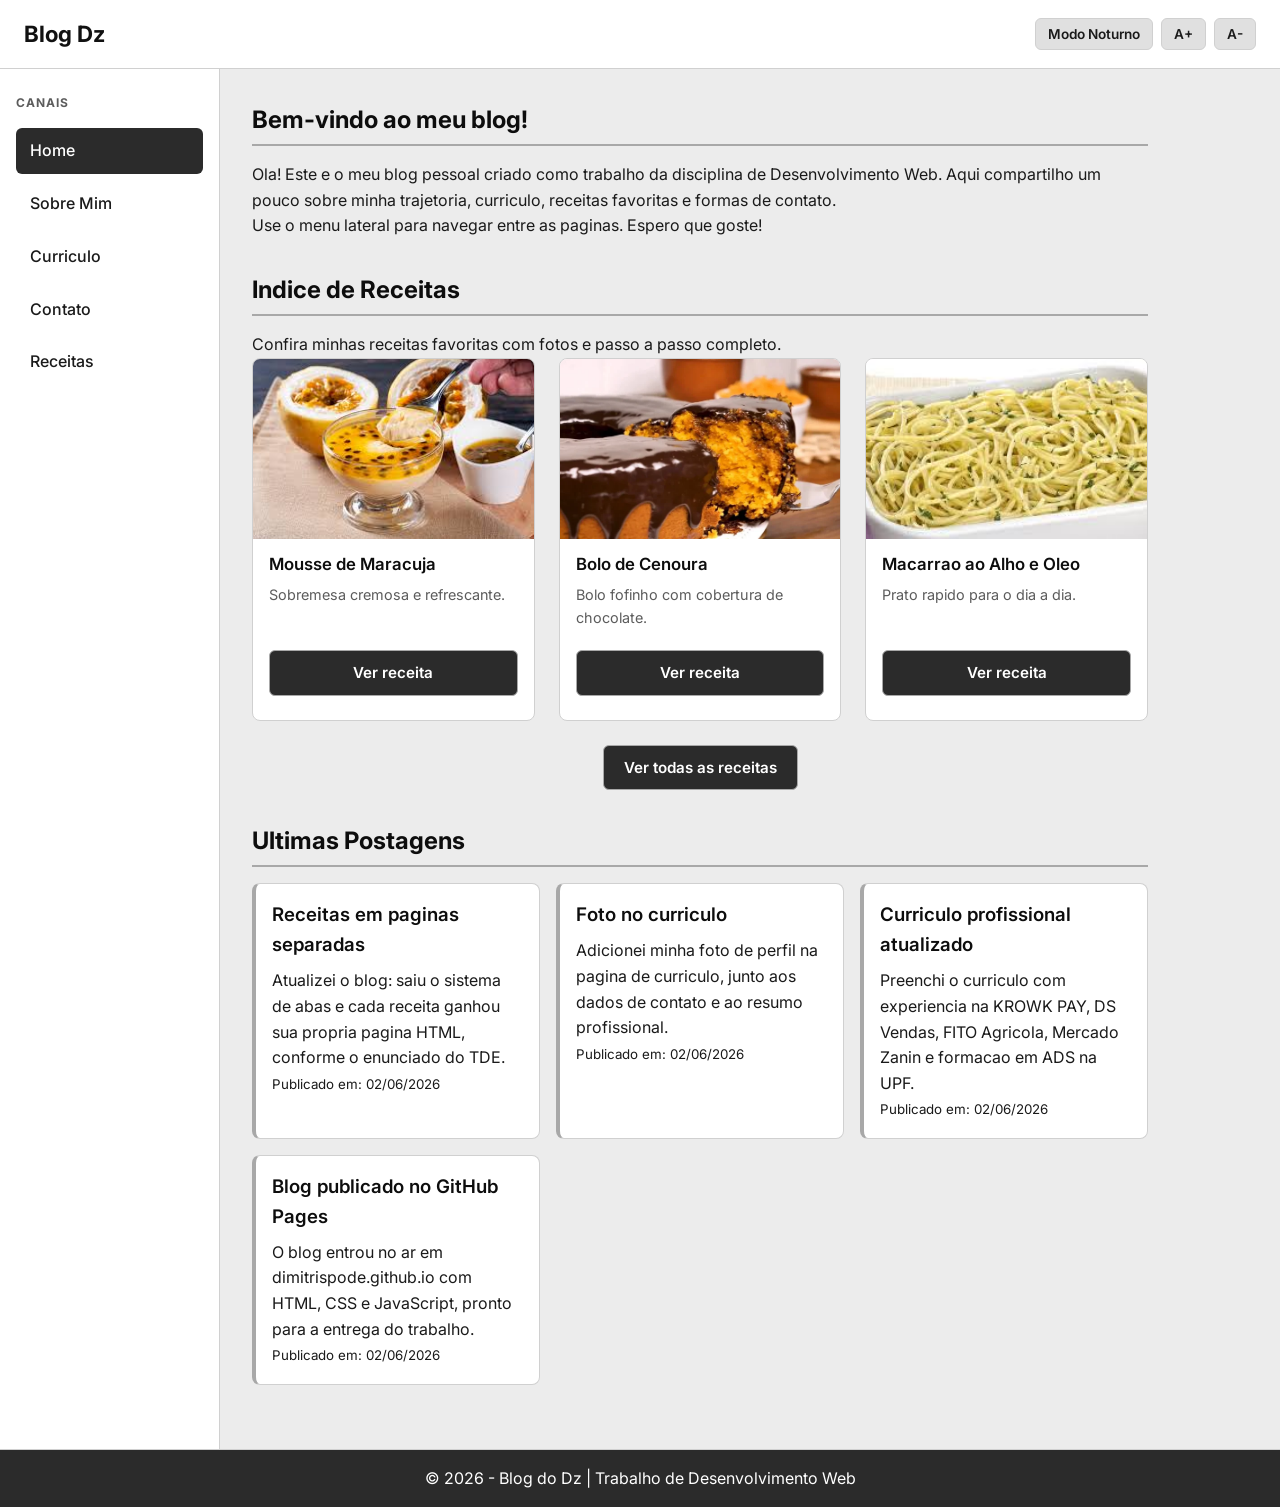
<file: index.html>
<!DOCTYPE html>
<html lang="pt-BR">
<head>
    <meta charset="UTF-8">
    <meta name="viewport" content="width=device-width, initial-scale=1.0">
    <title>Meu Blog - Home</title>
    <link rel="preconnect" href="https://fonts.googleapis.com">
    <link rel="preconnect" href="https://fonts.gstatic.com" crossorigin>
    <link href="https://fonts.googleapis.com/css2?family=Inter:wght@400;600;700&display=swap" rel="stylesheet">
    <link rel="stylesheet" href="css/style.css">
</head>
<body>
    <header class="topo">
        <h1>Blog Dz</h1>
        <div class="controles">
            <button id="btn-noturno" type="button">Modo Noturno</button>
            <button id="btn-aumentar" type="button">A+</button>
            <button id="btn-diminuir" type="button">A-</button>
        </div>
    </header>

    <div class="layout">
        <aside class="menu-lateral">
            <h2>Canais</h2>
            <nav>
                <ul>
                    <li><a href="index.html" class="ativo">Home</a></li>
                    <li><a href="about.html">Sobre Mim</a></li>
                    <li><a href="curriculum.html">Curriculo</a></li>
                    <li><a href="contact.html">Contato</a></li>
                    <li><a href="receitas.html">Receitas</a></li>
                </ul>
            </nav>
        </aside>

        <main class="conteudo">
            <section>
                <h2>Bem-vindo ao meu blog!</h2>
                <p>
                    Ola! Este e o meu blog pessoal criado como trabalho da disciplina de
                    Desenvolvimento Web. Aqui compartilho um pouco sobre minha trajetoria,
                    curriculo, receitas favoritas e formas de contato.
                </p>
                <p>
                    Use o menu lateral para navegar entre as paginas. Espero que goste!
                </p>
            </section>

            <section>
                <h2>Indice de Receitas</h2>
                <p>Confira minhas receitas favoritas com fotos e passo a passo completo.</p>
                <div class="indice-receitas indice-receitas-home">
                    <article class="receita-card">
                        <a href="mousse-maracuja.html">
                            <img src="assets/mousse.jpg" alt="Mousse de maracuja">
                        </a>
                        <h3><a href="mousse-maracuja.html">Mousse de Maracuja</a></h3>
                        <p>Sobremesa cremosa e refrescante.</p>
                        <div class="receita-card-acao">
                            <a href="mousse-maracuja.html" class="link-receita">Ver receita</a>
                        </div>
                    </article>
                    <article class="receita-card">
                        <a href="bolo-cenoura.html">
                            <img src="assets/bolo_cenoura.png" alt="Bolo de cenoura">
                        </a>
                        <h3><a href="bolo-cenoura.html">Bolo de Cenoura</a></h3>
                        <p>Bolo fofinho com cobertura de chocolate.</p>
                        <div class="receita-card-acao">
                            <a href="bolo-cenoura.html" class="link-receita">Ver receita</a>
                        </div>
                    </article>
                    <article class="receita-card">
                        <a href="macarrao-alho-oleo.html">
                            <img src="assets/massa.jpg" alt="Macarrao ao alho e oleo">
                        </a>
                        <h3><a href="macarrao-alho-oleo.html">Macarrao ao Alho e Oleo</a></h3>
                        <p>Prato rapido para o dia a dia.</p>
                        <div class="receita-card-acao">
                            <a href="macarrao-alho-oleo.html" class="link-receita">Ver receita</a>
                        </div>
                    </article>
                </div>
                <p class="ver-todas-receitas"><a href="receitas.html" class="link-receita">Ver todas as receitas</a></p>
            </section>

            <section>
                <h2>Ultimas Postagens</h2>
                <div class="postagens">
                    <article class="card">
                        <h3>Receitas em paginas separadas</h3>
                        <p>Atualizei o blog: saiu o sistema de abas e cada receita ganhou sua propria pagina HTML, conforme o enunciado do TDE.</p>
                        <p><small>Publicado em: 02/06/2026</small></p>
                    </article>
                    <article class="card">
                        <h3>Foto no curriculo</h3>
                        <p>Adicionei minha foto de perfil na pagina de curriculo, junto aos dados de contato e ao resumo profissional.</p>
                        <p><small>Publicado em: 02/06/2026</small></p>
                    </article>
                    <article class="card">
                        <h3>Curriculo profissional atualizado</h3>
                        <p>Preenchi o curriculo com experiencia na KROWK PAY, DS Vendas, FITO Agricola, Mercado Zanin e formacao em ADS na UPF.</p>
                        <p><small>Publicado em: 02/06/2026</small></p>
                    </article>
                    <article class="card">
                        <h3>Blog publicado no GitHub Pages</h3>
                        <p>O blog entrou no ar em dimitrispode.github.io com HTML, CSS e JavaScript, pronto para a entrega do trabalho.</p>
                        <p><small>Publicado em: 02/06/2026</small></p>
                    </article>
                </div>
            </section>
        </main>
    </div>

    <footer>
        <p>&copy; 2026 - Blog do Dz | Trabalho de Desenvolvimento Web</p>
    </footer>

    <script src="js/script.js"></script>
</body>
</html>
</file>
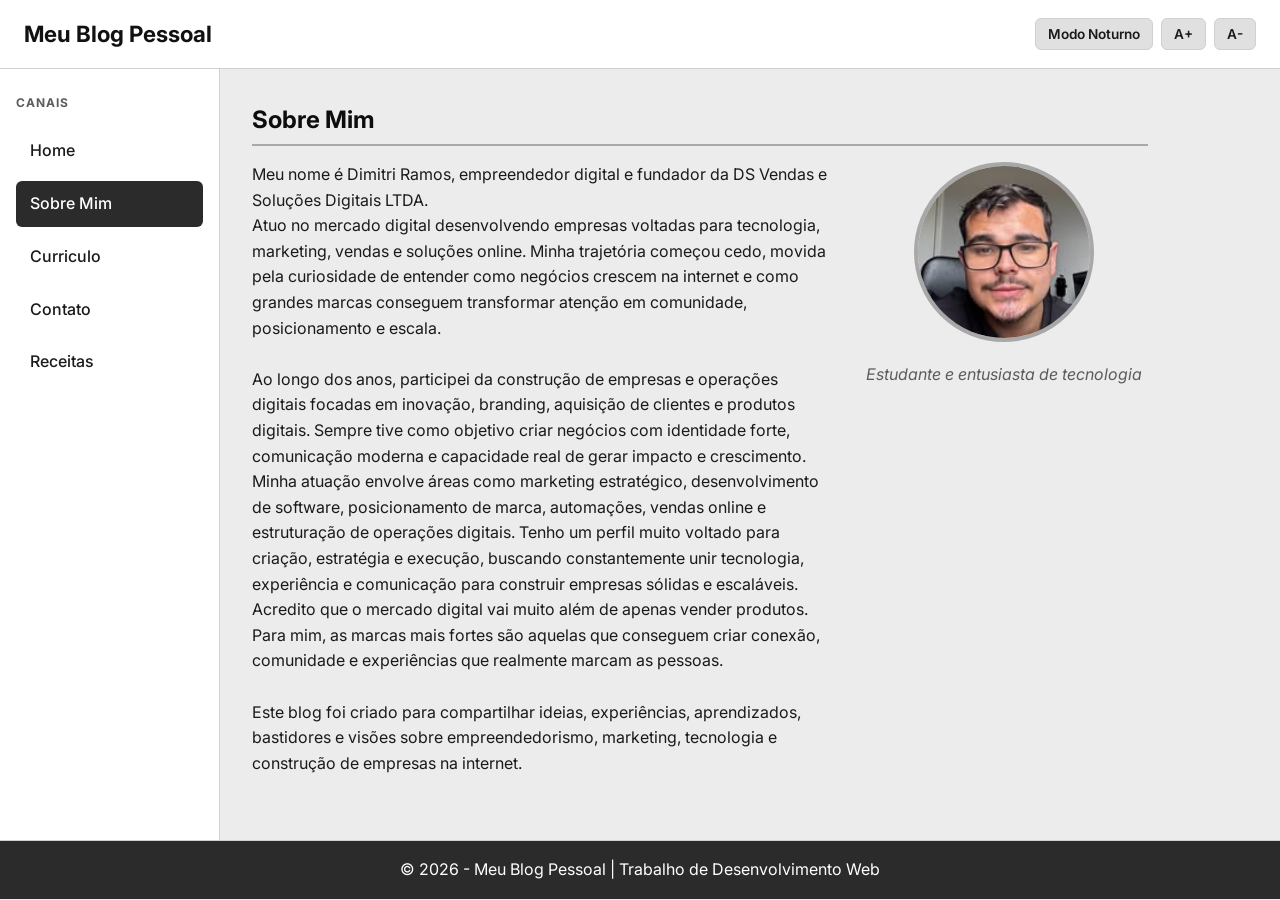
<file: about.html>
<!DOCTYPE html>
<html lang="pt-BR">
<head>
    <meta charset="UTF-8">
    <meta name="viewport" content="width=device-width, initial-scale=1.0">
    <title>Meu Blog - Sobre Mim</title>
    <link rel="preconnect" href="https://fonts.googleapis.com">
    <link rel="preconnect" href="https://fonts.gstatic.com" crossorigin>
    <link href="https://fonts.googleapis.com/css2?family=Inter:wght@400;600;700&display=swap" rel="stylesheet">
    <link rel="stylesheet" href="css/style.css">
</head>
<body>
    <header class="topo">
        <h1>Meu Blog Pessoal</h1>
        <div class="controles">
            <button id="btn-noturno" type="button">Modo Noturno</button>
            <button id="btn-aumentar" type="button">A+</button>
            <button id="btn-diminuir" type="button">A-</button>
        </div>
    </header>

    <div class="layout">
        <aside class="menu-lateral">
            <h2>Canais</h2>
            <nav>
                <ul>
                    <li><a href="index.html">Home</a></li>
                    <li><a href="about.html" class="ativo">Sobre Mim</a></li>
                    <li><a href="curriculum.html">Curriculo</a></li>
                    <li><a href="contact.html">Contato</a></li>
                    <li><a href="receitas.html">Receitas</a></li>
                </ul>
            </nav>
        </aside>

        <main class="conteudo">
            <section id="about">
                <h2>Sobre Mim</h2>
                <div class="sobre-container">
                    <div class="sobre-texto">
                        <p>Meu nome é Dimitri Ramos, empreendedor digital e fundador da DS Vendas e Soluções Digitais LTDA.
                        </p>
                        <p>Atuo no mercado digital desenvolvendo empresas voltadas para tecnologia, marketing, vendas e soluções online. Minha trajetória começou cedo, movida pela curiosidade de entender como negócios crescem na internet e como grandes marcas conseguem transformar atenção em comunidade, posicionamento e escala.
                        </p> <br>
                        

                        <p>Ao longo dos anos, participei da construção de empresas e operações digitais focadas em inovação, branding, aquisição de clientes e produtos digitais. Sempre tive como objetivo criar negócios com identidade forte, comunicação moderna e capacidade real de gerar impacto e crescimento.
                        </p>

                        <p>Minha atuação envolve áreas como marketing estratégico, desenvolvimento de software, posicionamento de marca, automações, vendas online e estruturação de operações digitais. Tenho um perfil muito voltado para criação, estratégia e execução, buscando constantemente unir tecnologia, experiência e comunicação para construir empresas sólidas e escaláveis.
                        </p>

                        <p>Acredito que o mercado digital vai muito além de apenas vender produtos. Para mim, as marcas mais fortes são aquelas que conseguem criar conexão, comunidade e experiências que realmente marcam as pessoas.
                        </p> <br>

                        <p>Este blog foi criado para compartilhar ideias, experiências, aprendizados, bastidores e visões sobre empreendedorismo, marketing, tecnologia e construção de empresas na internet.
                        </p>
                    </div>
                    <figure class="sobre-foto">
                        <img src="assets/dimitri_foto.jpg" alt="Foto de perfil de Dimitri">
                        <figcaption><em>Estudante e entusiasta de tecnologia</em></figcaption>
                    </figure>
                </div>
            </section>
        </main>
    </div>

    <footer>
        <p>&copy; 2026 - Meu Blog Pessoal | Trabalho de Desenvolvimento Web</p>
    </footer>

    <script src="js/script.js"></script>
</body>
</html>
</file>
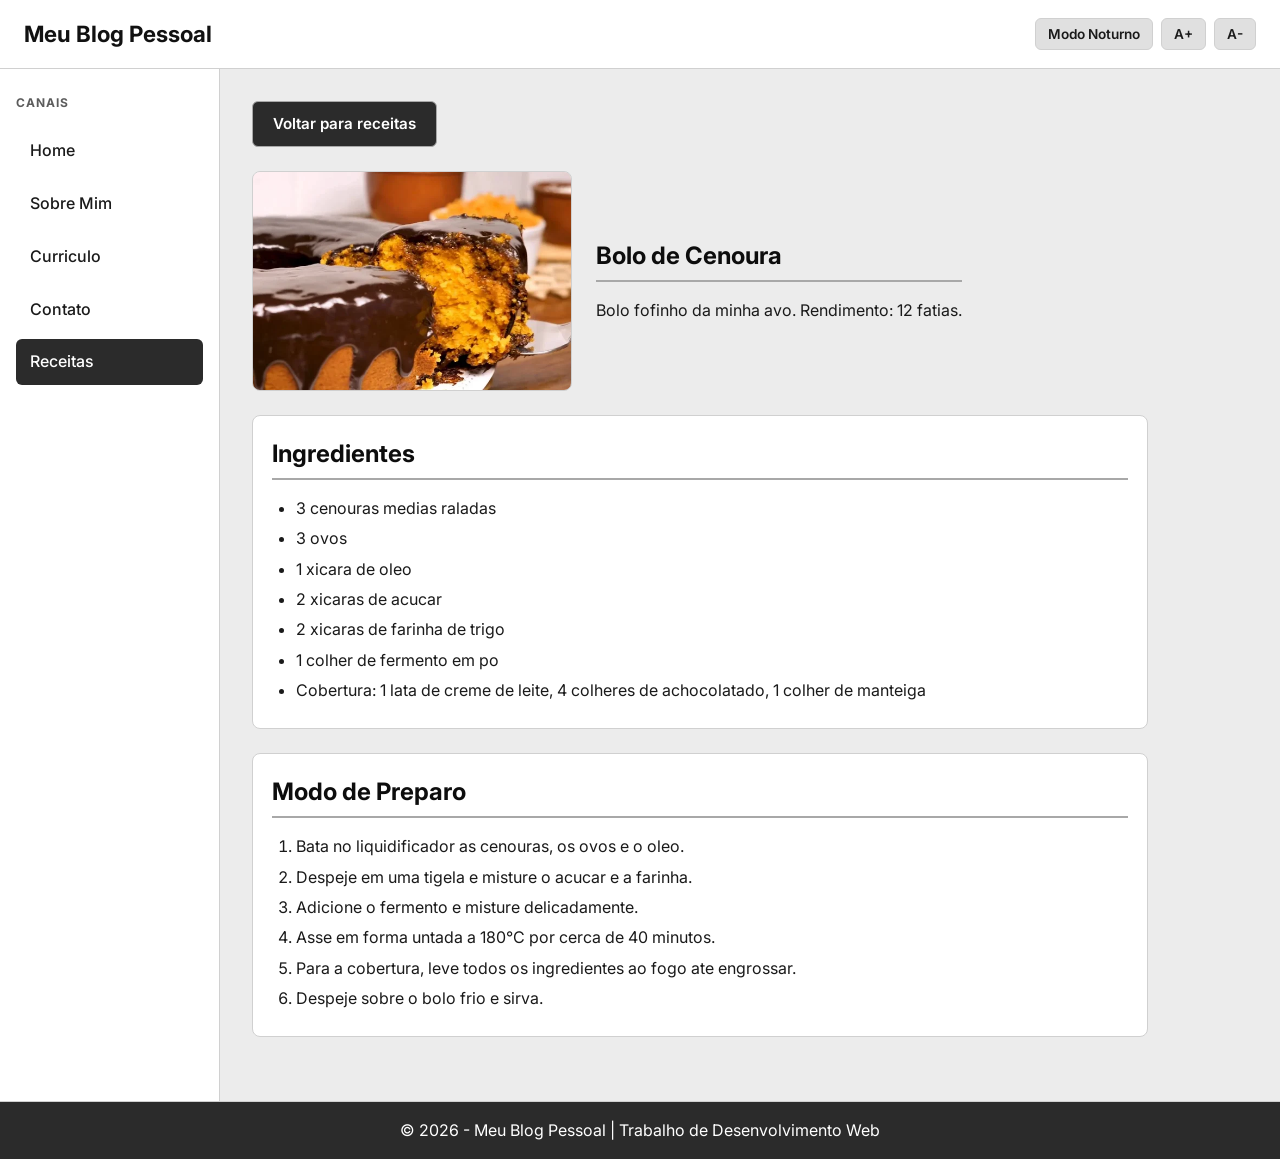
<file: bolo-cenoura.html>
<!DOCTYPE html>
<html lang="pt-BR">
<head>
    <meta charset="UTF-8">
    <meta name="viewport" content="width=device-width, initial-scale=1.0">
    <title>Meu Blog - Bolo de Cenoura</title>
    <link rel="preconnect" href="https://fonts.googleapis.com">
    <link rel="preconnect" href="https://fonts.gstatic.com" crossorigin>
    <link href="https://fonts.googleapis.com/css2?family=Inter:wght@400;600;700&display=swap" rel="stylesheet">
    <link rel="stylesheet" href="css/style.css">
</head>
<body>
    <header class="topo">
        <h1>Meu Blog Pessoal</h1>
        <div class="controles">
            <button id="btn-noturno" type="button">Modo Noturno</button>
            <button id="btn-aumentar" type="button">A+</button>
            <button id="btn-diminuir" type="button">A-</button>
        </div>
    </header>

    <div class="layout">
        <aside class="menu-lateral">
            <h2>Canais</h2>
            <nav>
                <ul>
                    <li><a href="index.html">Home</a></li>
                    <li><a href="about.html">Sobre Mim</a></li>
                    <li><a href="curriculum.html">Curriculo</a></li>
                    <li><a href="contact.html">Contato</a></li>
                    <li><a href="receitas.html" class="ativo">Receitas</a></li>
                </ul>
            </nav>
        </aside>

        <main class="conteudo">
            <section>
                <p class="nav-receita-voltar"><a href="receitas.html" class="link-voltar">Voltar para receitas</a></p>
                <article class="receita-detalhe">
                    <header class="receita-cabecalho">
                        <img class="receita-img" src="assets/bolo_cenoura.png" alt="Bolo de cenoura com cobertura de chocolate">
                        <div>
                            <h2>Bolo de Cenoura</h2>
                            <p>Bolo fofinho da minha avo. Rendimento: 12 fatias.</p>
                        </div>
                    </header>
                    <section class="ingredientes">
                        <h2>Ingredientes</h2>
                        <ul>
                            <li>3 cenouras medias raladas</li>
                            <li>3 ovos</li>
                            <li>1 xicara de oleo</li>
                            <li>2 xicaras de acucar</li>
                            <li>2 xicaras de farinha de trigo</li>
                            <li>1 colher de fermento em po</li>
                            <li>Cobertura: 1 lata de creme de leite, 4 colheres de achocolatado, 1 colher de manteiga</li>
                        </ul>
                    </section>
                    <section class="preparo">
                        <h2>Modo de Preparo</h2>
                        <ol>
                            <li>Bata no liquidificador as cenouras, os ovos e o oleo.</li>
                            <li>Despeje em uma tigela e misture o acucar e a farinha.</li>
                            <li>Adicione o fermento e misture delicadamente.</li>
                            <li>Asse em forma untada a 180°C por cerca de 40 minutos.</li>
                            <li>Para a cobertura, leve todos os ingredientes ao fogo ate engrossar.</li>
                            <li>Despeje sobre o bolo frio e sirva.</li>
                        </ol>
                    </section>
                </article>
            </section>
        </main>
    </div>

    <footer>
        <p>&copy; 2026 - Meu Blog Pessoal | Trabalho de Desenvolvimento Web</p>
    </footer>

    <script src="js/script.js"></script>
</body>
</html>
</file>
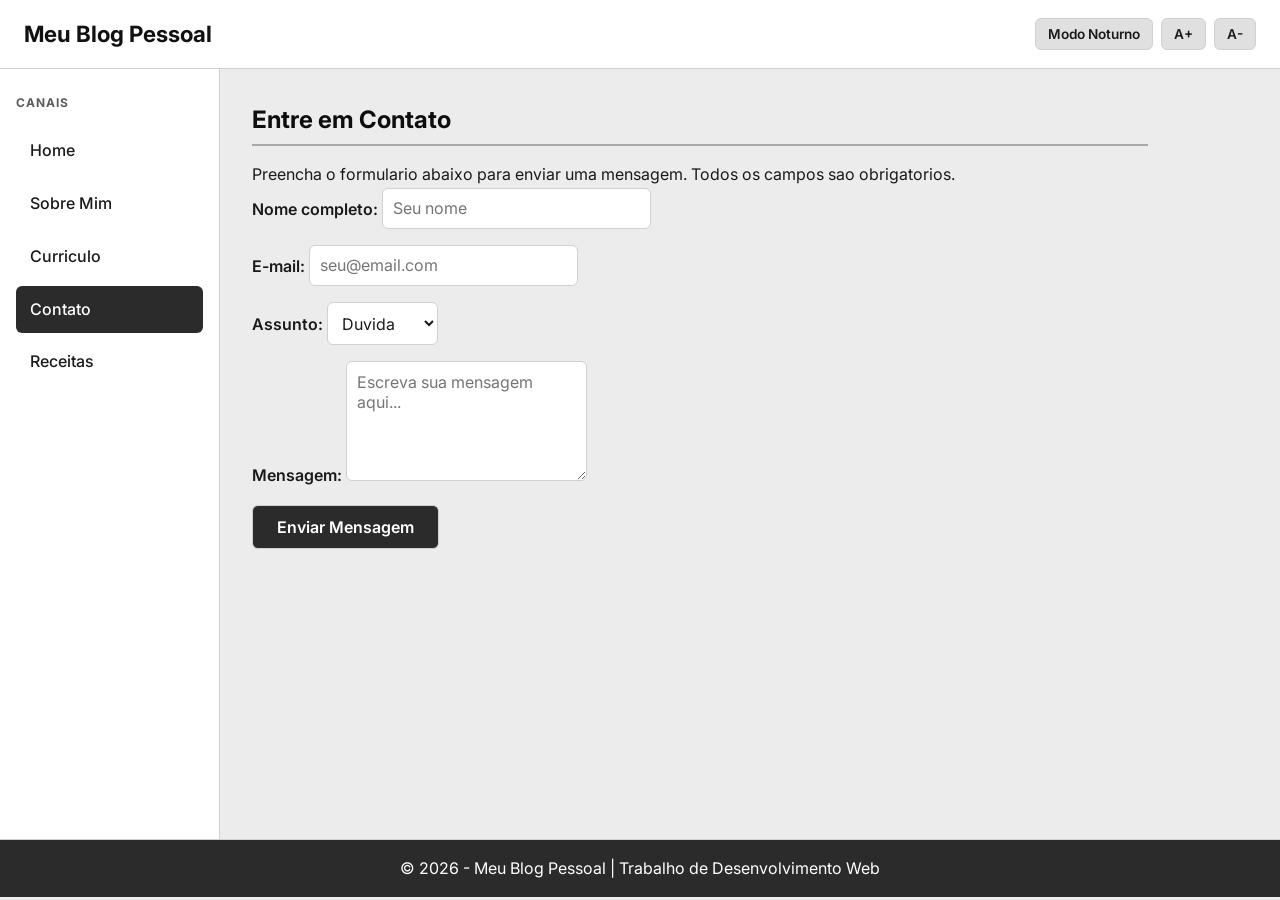
<file: contact.html>
<!DOCTYPE html>
<html lang="pt-BR">
<head>
    <meta charset="UTF-8">
    <meta name="viewport" content="width=device-width, initial-scale=1.0">
    <title>Meu Blog - Contato</title>
    <link rel="preconnect" href="https://fonts.googleapis.com">
    <link rel="preconnect" href="https://fonts.gstatic.com" crossorigin>
    <link href="https://fonts.googleapis.com/css2?family=Inter:wght@400;600;700&display=swap" rel="stylesheet">
    <link rel="stylesheet" href="css/style.css">
</head>
<body>
    <header class="topo">
        <h1>Meu Blog Pessoal</h1>
        <div class="controles">
            <button id="btn-noturno" type="button">Modo Noturno</button>
            <button id="btn-aumentar" type="button">A+</button>
            <button id="btn-diminuir" type="button">A-</button>
        </div>
    </header>

    <div class="layout">
        <aside class="menu-lateral">
            <h2>Canais</h2>
            <nav>
                <ul>
                    <li><a href="index.html">Home</a></li>
                    <li><a href="about.html">Sobre Mim</a></li>
                    <li><a href="curriculum.html">Curriculo</a></li>
                    <li><a href="contact.html" class="ativo">Contato</a></li>
                    <li><a href="receitas.html">Receitas</a></li>
                </ul>
            </nav>
        </aside>

        <main class="conteudo">
        <section>
            <h2>Entre em Contato</h2>
            <p>Preencha o formulario abaixo para enviar uma mensagem. Todos os campos sao obrigatorios.</p>

            <form id="form-contato" action="#" method="post" novalidate>
                <div>
                    <label for="nome">Nome completo:</label>
                    <input type="text" id="nome" name="nome" placeholder="Seu nome">
                    <span id="erro-nome" class="erro"></span>
                </div>

                <div>
                    <label for="email">E-mail:</label>
                    <input type="email" id="email" name="email" placeholder="seu@email.com">
                    <span id="erro-email" class="erro"></span>
                </div>

                <div>
                    <label for="assunto">Assunto:</label>
                    <select id="assunto" name="assunto">
                        <option value="duvida">Duvida</option>
                        <option value="sugestao">Sugestao</option>
                        <option value="outro">Outro</option>
                    </select>
                </div>

                <div>
                    <label for="mensagem">Mensagem:</label>
                    <textarea id="mensagem" name="mensagem" placeholder="Escreva sua mensagem aqui..."></textarea>
                    <span id="erro-mensagem" class="erro"></span>
                </div>

                <button type="submit">Enviar Mensagem</button>
            </form>

            <p id="mensagem-sucesso" class="mensagem-sucesso"></p>
        </section>
        </main>
    </div>

    <footer>
        <p>&copy; 2026 - Meu Blog Pessoal | Trabalho de Desenvolvimento Web</p>
    </footer>

    <script src="js/script.js"></script>
</body>
</html>
</file>
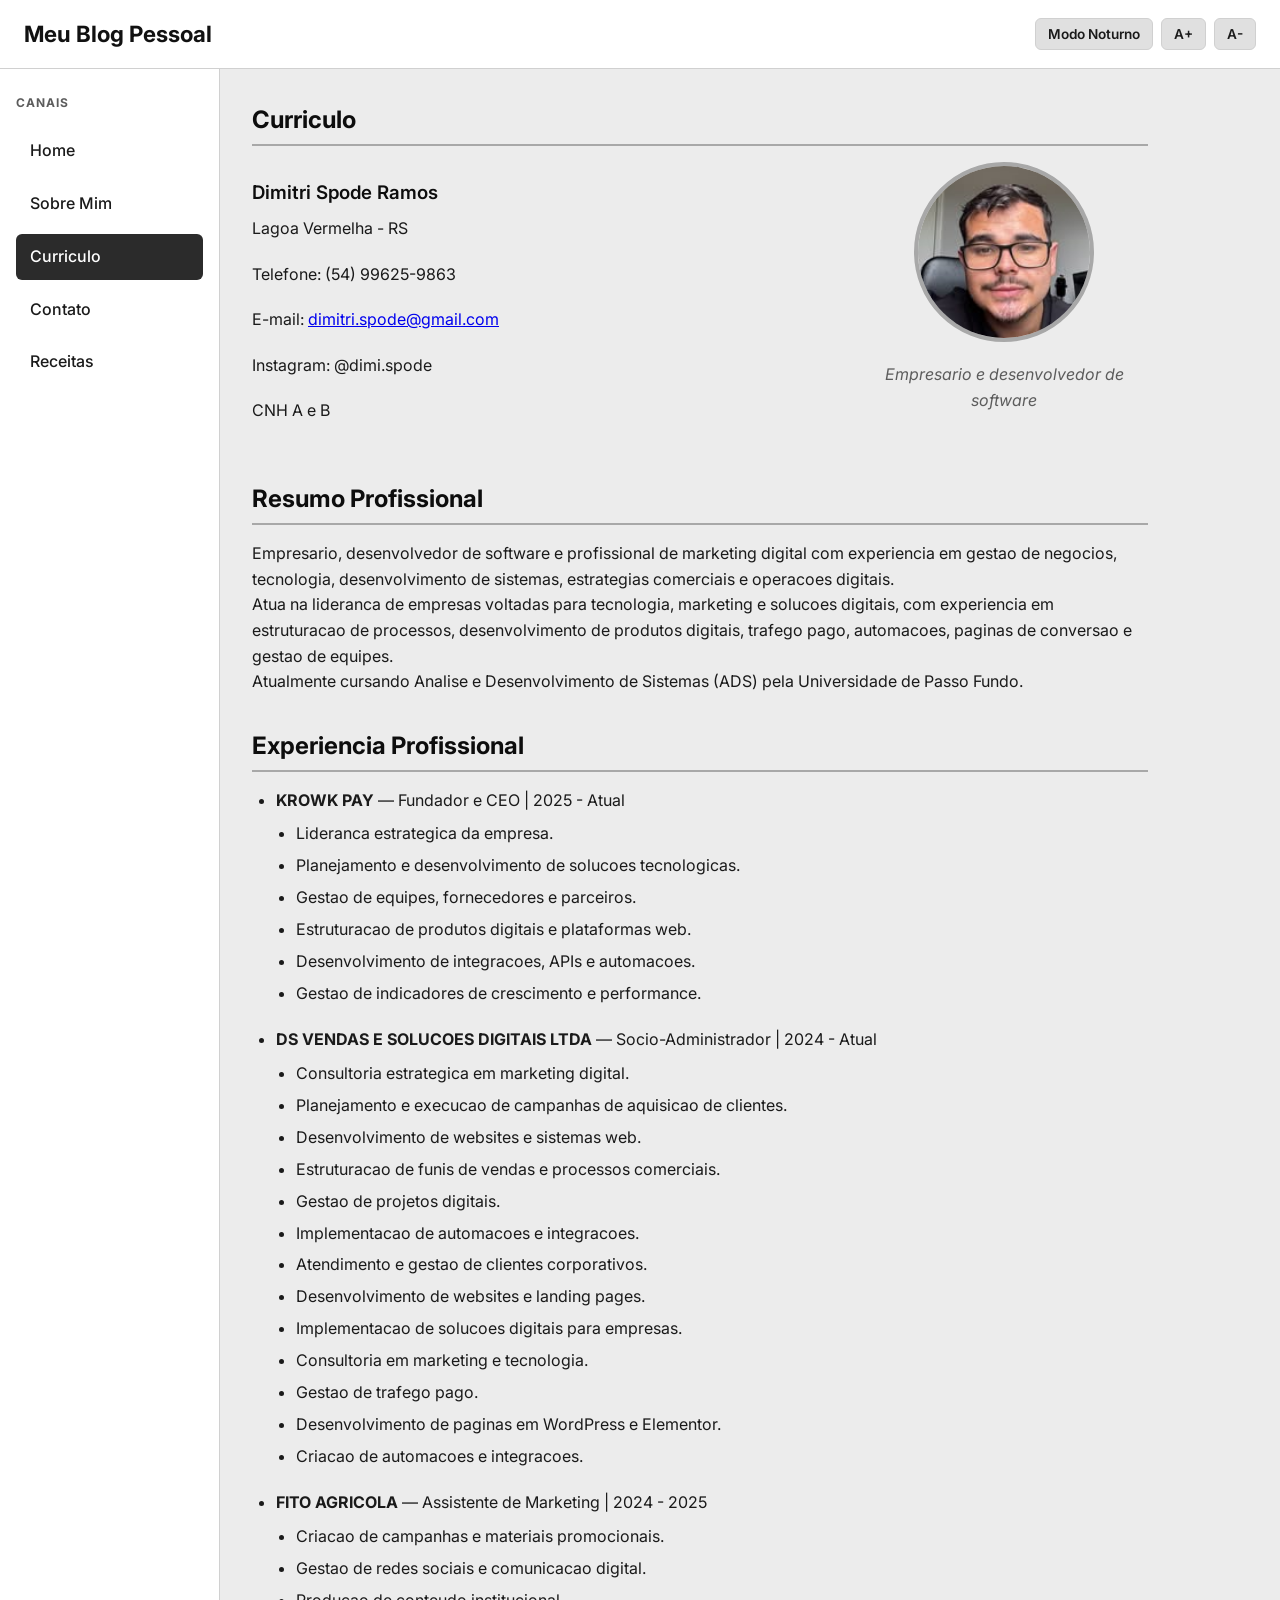
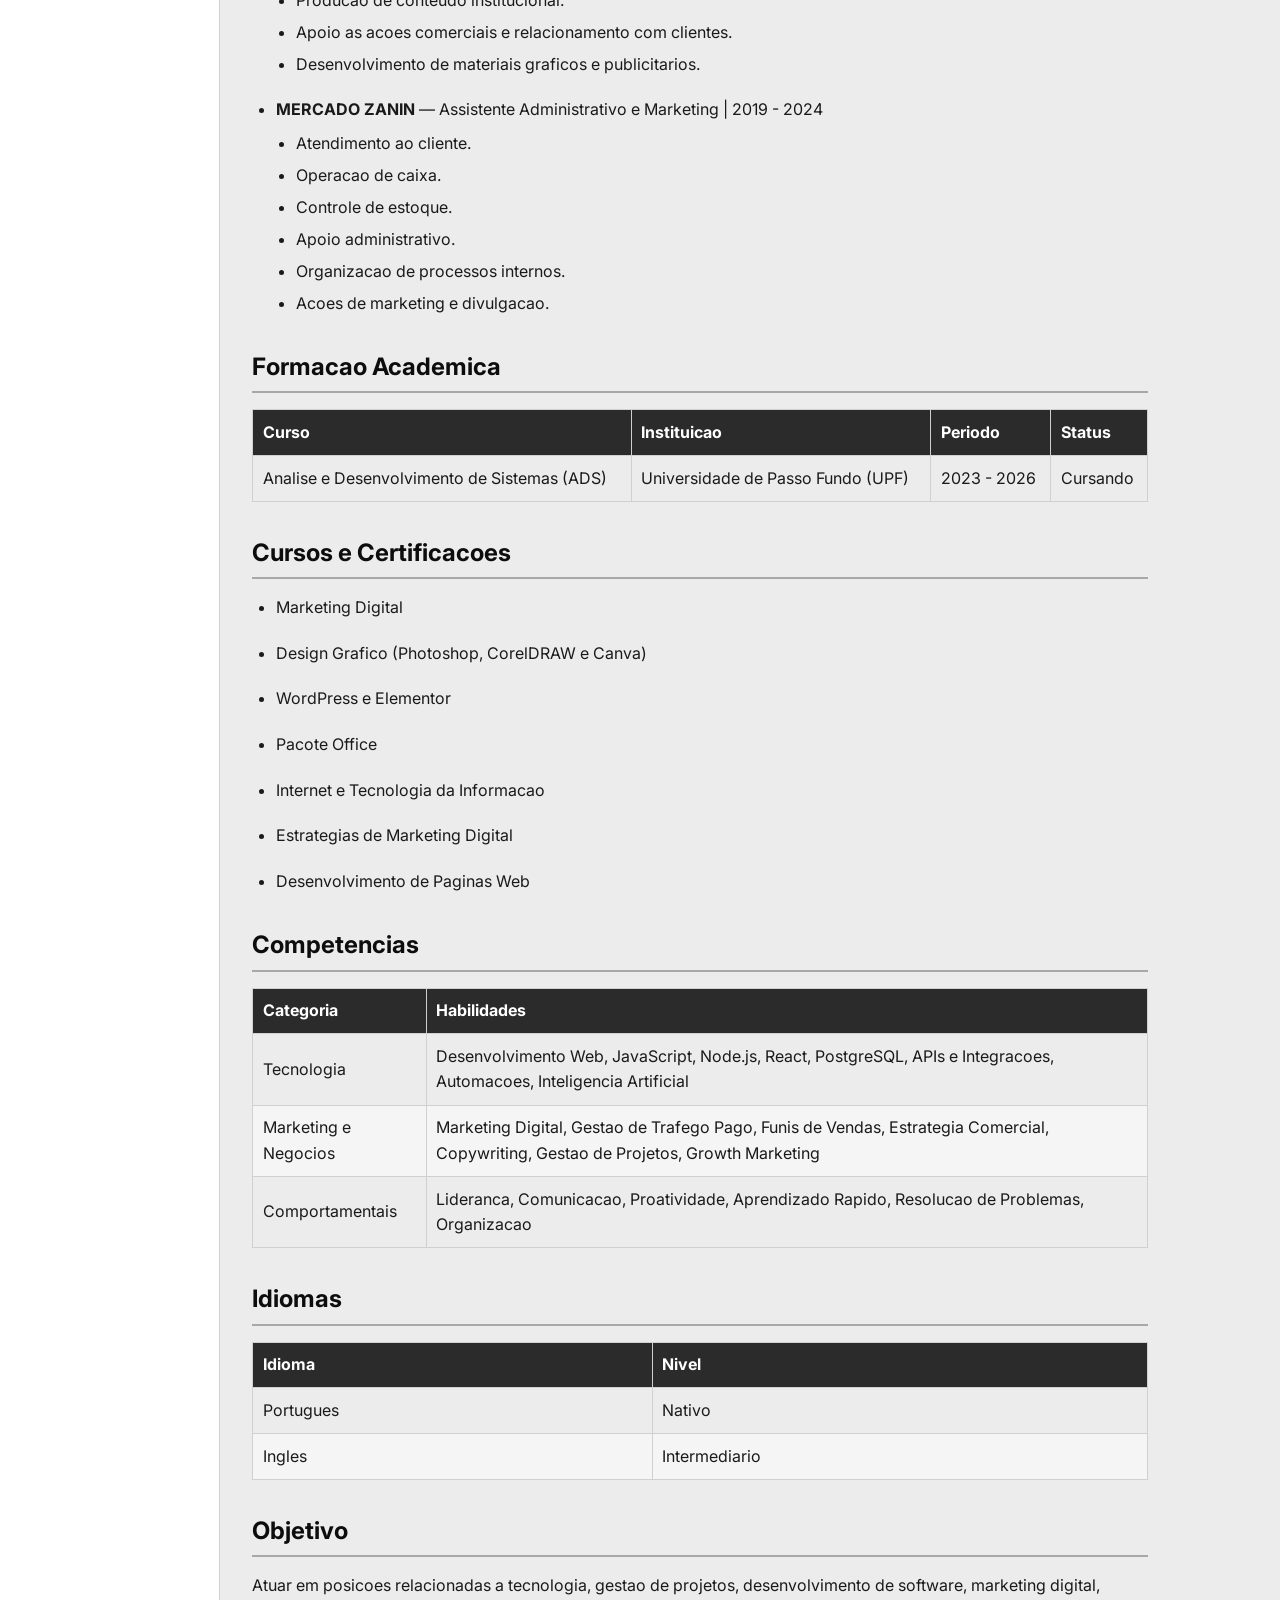
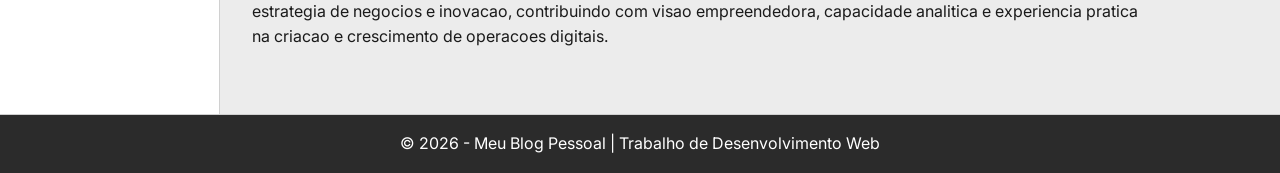
<file: curriculum.html>
<!DOCTYPE html>
<html lang="pt-BR">
<head>
    <meta charset="UTF-8">
    <meta name="viewport" content="width=device-width, initial-scale=1.0">
    <title>Meu Blog - Curriculo</title>
    <link rel="preconnect" href="https://fonts.googleapis.com">
    <link rel="preconnect" href="https://fonts.gstatic.com" crossorigin>
    <link href="https://fonts.googleapis.com/css2?family=Inter:wght@400;600;700&display=swap" rel="stylesheet">
    <link rel="stylesheet" href="css/style.css">
</head>
<body>
    <header class="topo">
        <h1>Meu Blog Pessoal</h1>
        <div class="controles">
            <button id="btn-noturno" type="button">Modo Noturno</button>
            <button id="btn-aumentar" type="button">A+</button>
            <button id="btn-diminuir" type="button">A-</button>
        </div>
    </header>

    <div class="layout">
        <aside class="menu-lateral">
            <h2>Canais</h2>
            <nav>
                <ul>
                    <li><a href="index.html">Home</a></li>
                    <li><a href="about.html">Sobre Mim</a></li>
                    <li><a href="curriculum.html" class="ativo">Curriculo</a></li>
                    <li><a href="contact.html">Contato</a></li>
                    <li><a href="receitas.html">Receitas</a></li>
                </ul>
            </nav>
        </aside>

        <main class="conteudo">
        <section>
            <h2>Curriculo</h2>
            <div class="sobre-container">
                <div class="sobre-texto">
                    <h3>Dimitri Spode Ramos</h3>
                    <ul class="curriculo-lista curriculo-contato">
                        <li>Lagoa Vermelha - RS</li>
                        <li>Telefone: (54) 99625-9863</li>
                        <li>E-mail: <a href="mailto:dimitri.spode@gmail.com">dimitri.spode@gmail.com</a></li>
                        <li>Instagram: @dimi.spode</li>
                        <li>CNH A e B</li>
                    </ul>
                </div>
                <figure class="sobre-foto">
                    <img src="assets/dimitri_foto.jpg" alt="Foto de perfil de Dimitri Spode Ramos">
                    <figcaption><em>Empresario e desenvolvedor de software</em></figcaption>
                </figure>
            </div>
        </section>

        <section>
            <h2>Resumo Profissional</h2>
            <p>
                Empresario, desenvolvedor de software e profissional de marketing digital com experiencia
                em gestao de negocios, tecnologia, desenvolvimento de sistemas, estrategias comerciais
                e operacoes digitais.
            </p>
            <p>
                Atua na lideranca de empresas voltadas para tecnologia, marketing e solucoes digitais,
                com experiencia em estruturacao de processos, desenvolvimento de produtos digitais,
                trafego pago, automacoes, paginas de conversao e gestao de equipes.
            </p>
            <p>
                Atualmente cursando Analise e Desenvolvimento de Sistemas (ADS) pela Universidade de Passo Fundo.
            </p>
        </section>

        <section>
            <h2>Experiencia Profissional</h2>
            <ul class="curriculo-lista">
                <li>
                    <strong>KROWK PAY</strong> — Fundador e CEO | 2025 - Atual
                    <ul>
                        <li>Lideranca estrategica da empresa.</li>
                        <li>Planejamento e desenvolvimento de solucoes tecnologicas.</li>
                        <li>Gestao de equipes, fornecedores e parceiros.</li>
                        <li>Estruturacao de produtos digitais e plataformas web.</li>
                        <li>Desenvolvimento de integracoes, APIs e automacoes.</li>
                        <li>Gestao de indicadores de crescimento e performance.</li>
                    </ul>
                </li>
                <li>
                    <strong>DS VENDAS E SOLUCOES DIGITAIS LTDA</strong> — Socio-Administrador | 2024 - Atual
                    <ul>
                        <li>Consultoria estrategica em marketing digital.</li>
                        <li>Planejamento e execucao de campanhas de aquisicao de clientes.</li>
                        <li>Desenvolvimento de websites e sistemas web.</li>
                        <li>Estruturacao de funis de vendas e processos comerciais.</li>
                        <li>Gestao de projetos digitais.</li>
                        <li>Implementacao de automacoes e integracoes.</li>
                        <li>Atendimento e gestao de clientes corporativos.</li>
                        <li>Desenvolvimento de websites e landing pages.</li>
                        <li>Implementacao de solucoes digitais para empresas.</li>
                        <li>Consultoria em marketing e tecnologia.</li>
                        <li>Gestao de trafego pago.</li>
                        <li>Desenvolvimento de paginas em WordPress e Elementor.</li>
                        <li>Criacao de automacoes e integracoes.</li>
                    </ul>
                </li>
                <li>
                    <strong>FITO AGRICOLA</strong> — Assistente de Marketing | 2024 - 2025
                    <ul>
                        <li>Criacao de campanhas e materiais promocionais.</li>
                        <li>Gestao de redes sociais e comunicacao digital.</li>
                        <li>Producao de conteudo institucional.</li>
                        <li>Apoio as acoes comerciais e relacionamento com clientes.</li>
                        <li>Desenvolvimento de materiais graficos e publicitarios.</li>
                    </ul>
                </li>
                <li>
                    <strong>MERCADO ZANIN</strong> — Assistente Administrativo e Marketing | 2019 - 2024
                    <ul>
                        <li>Atendimento ao cliente.</li>
                        <li>Operacao de caixa.</li>
                        <li>Controle de estoque.</li>
                        <li>Apoio administrativo.</li>
                        <li>Organizacao de processos internos.</li>
                        <li>Acoes de marketing e divulgacao.</li>
                    </ul>
                </li>
            </ul>
        </section>

        <section>
            <h2>Formacao Academica</h2>
            <table>
                <thead>
                    <tr>
                        <th>Curso</th>
                        <th>Instituicao</th>
                        <th>Periodo</th>
                        <th>Status</th>
                    </tr>
                </thead>
                <tbody>
                    <tr>
                        <td>Analise e Desenvolvimento de Sistemas (ADS)</td>
                        <td>Universidade de Passo Fundo (UPF)</td>
                        <td>2023 - 2026</td>
                        <td>Cursando</td>
                    </tr>
                </tbody>
            </table>
        </section>

        <section>
            <h2>Cursos e Certificacoes</h2>
            <ul class="curriculo-lista">
                <li>Marketing Digital</li>
                <li>Design Grafico (Photoshop, CorelDRAW e Canva)</li>
                <li>WordPress e Elementor</li>
                <li>Pacote Office</li>
                <li>Internet e Tecnologia da Informacao</li>
                <li>Estrategias de Marketing Digital</li>
                <li>Desenvolvimento de Paginas Web</li>
            </ul>
        </section>

        <section>
            <h2>Competencias</h2>
            <table>
                <thead>
                    <tr>
                        <th>Categoria</th>
                        <th>Habilidades</th>
                    </tr>
                </thead>
                <tbody>
                    <tr>
                        <td>Tecnologia</td>
                        <td>Desenvolvimento Web, JavaScript, Node.js, React, PostgreSQL, APIs e Integracoes, Automacoes, Inteligencia Artificial</td>
                    </tr>
                    <tr>
                        <td>Marketing e Negocios</td>
                        <td>Marketing Digital, Gestao de Trafego Pago, Funis de Vendas, Estrategia Comercial, Copywriting, Gestao de Projetos, Growth Marketing</td>
                    </tr>
                    <tr>
                        <td>Comportamentais</td>
                        <td>Lideranca, Comunicacao, Proatividade, Aprendizado Rapido, Resolucao de Problemas, Organizacao</td>
                    </tr>
                </tbody>
            </table>
        </section>

        <section>
            <h2>Idiomas</h2>
            <table>
                <thead>
                    <tr>
                        <th>Idioma</th>
                        <th>Nivel</th>
                    </tr>
                </thead>
                <tbody>
                    <tr>
                        <td>Portugues</td>
                        <td>Nativo</td>
                    </tr>
                    <tr>
                        <td>Ingles</td>
                        <td>Intermediario</td>
                    </tr>
                </tbody>
            </table>
        </section>

        <section>
            <h2>Objetivo</h2>
            <p>
                Atuar em posicoes relacionadas a tecnologia, gestao de projetos, desenvolvimento de software,
                marketing digital, estrategia de negocios e inovacao, contribuindo com visao empreendedora,
                capacidade analitica e experiencia pratica na criacao e crescimento de operacoes digitais.
            </p>
        </section>
        </main>
    </div>

    <footer>
        <p>&copy; 2026 - Meu Blog Pessoal | Trabalho de Desenvolvimento Web</p>
    </footer>

    <script src="js/script.js"></script>
</body>
</html>
</file>
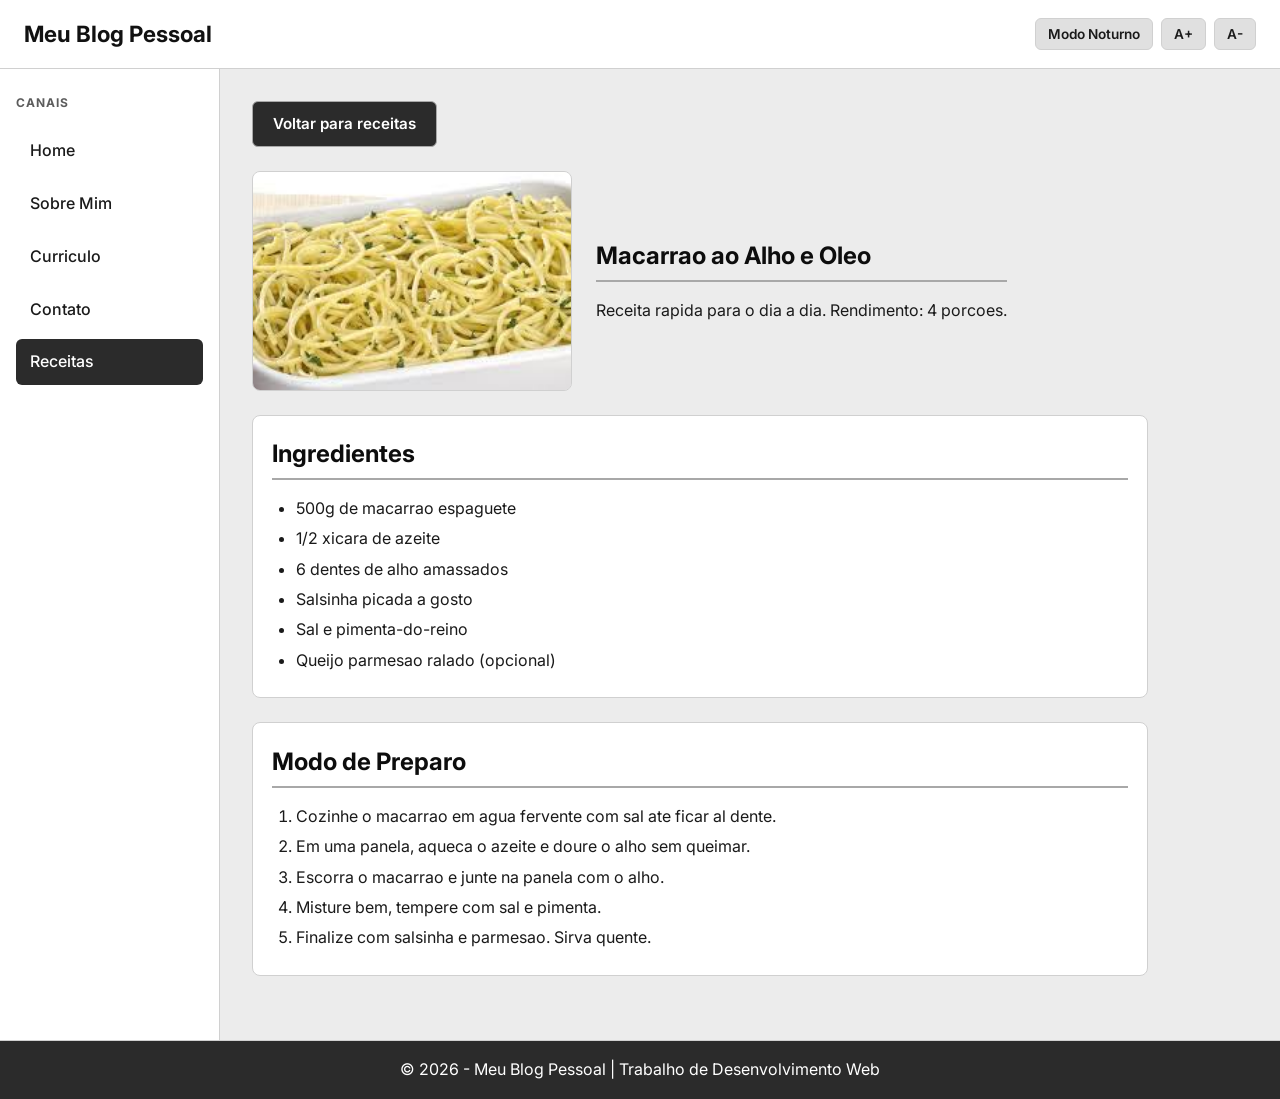
<file: macarrao-alho-oleo.html>
<!DOCTYPE html>
<html lang="pt-BR">
<head>
    <meta charset="UTF-8">
    <meta name="viewport" content="width=device-width, initial-scale=1.0">
    <title>Meu Blog - Macarrao ao Alho e Oleo</title>
    <link rel="preconnect" href="https://fonts.googleapis.com">
    <link rel="preconnect" href="https://fonts.gstatic.com" crossorigin>
    <link href="https://fonts.googleapis.com/css2?family=Inter:wght@400;600;700&display=swap" rel="stylesheet">
    <link rel="stylesheet" href="css/style.css">
</head>
<body>
    <header class="topo">
        <h1>Meu Blog Pessoal</h1>
        <div class="controles">
            <button id="btn-noturno" type="button">Modo Noturno</button>
            <button id="btn-aumentar" type="button">A+</button>
            <button id="btn-diminuir" type="button">A-</button>
        </div>
    </header>

    <div class="layout">
        <aside class="menu-lateral">
            <h2>Canais</h2>
            <nav>
                <ul>
                    <li><a href="index.html">Home</a></li>
                    <li><a href="about.html">Sobre Mim</a></li>
                    <li><a href="curriculum.html">Curriculo</a></li>
                    <li><a href="contact.html">Contato</a></li>
                    <li><a href="receitas.html" class="ativo">Receitas</a></li>
                </ul>
            </nav>
        </aside>

        <main class="conteudo">
            <section>
                <p class="nav-receita-voltar"><a href="receitas.html" class="link-voltar">Voltar para receitas</a></p>
                <article class="receita-detalhe">
                    <header class="receita-cabecalho">
                        <img class="receita-img" src="assets/massa.jpg" alt="Macarrao espaguete ao alho e oleo">
                        <div>
                            <h2>Macarrao ao Alho e Oleo</h2>
                            <p>Receita rapida para o dia a dia. Rendimento: 4 porcoes.</p>
                        </div>
                    </header>
                    <section class="ingredientes">
                        <h2>Ingredientes</h2>
                        <ul>
                            <li>500g de macarrao espaguete</li>
                            <li>1/2 xicara de azeite</li>
                            <li>6 dentes de alho amassados</li>
                            <li>Salsinha picada a gosto</li>
                            <li>Sal e pimenta-do-reino</li>
                            <li>Queijo parmesao ralado (opcional)</li>
                        </ul>
                    </section>
                    <section class="preparo">
                        <h2>Modo de Preparo</h2>
                        <ol>
                            <li>Cozinhe o macarrao em agua fervente com sal ate ficar al dente.</li>
                            <li>Em uma panela, aqueca o azeite e doure o alho sem queimar.</li>
                            <li>Escorra o macarrao e junte na panela com o alho.</li>
                            <li>Misture bem, tempere com sal e pimenta.</li>
                            <li>Finalize com salsinha e parmesao. Sirva quente.</li>
                        </ol>
                    </section>
                </article>
            </section>
        </main>
    </div>

    <footer>
        <p>&copy; 2026 - Meu Blog Pessoal | Trabalho de Desenvolvimento Web</p>
    </footer>

    <script src="js/script.js"></script>
</body>
</html>
</file>
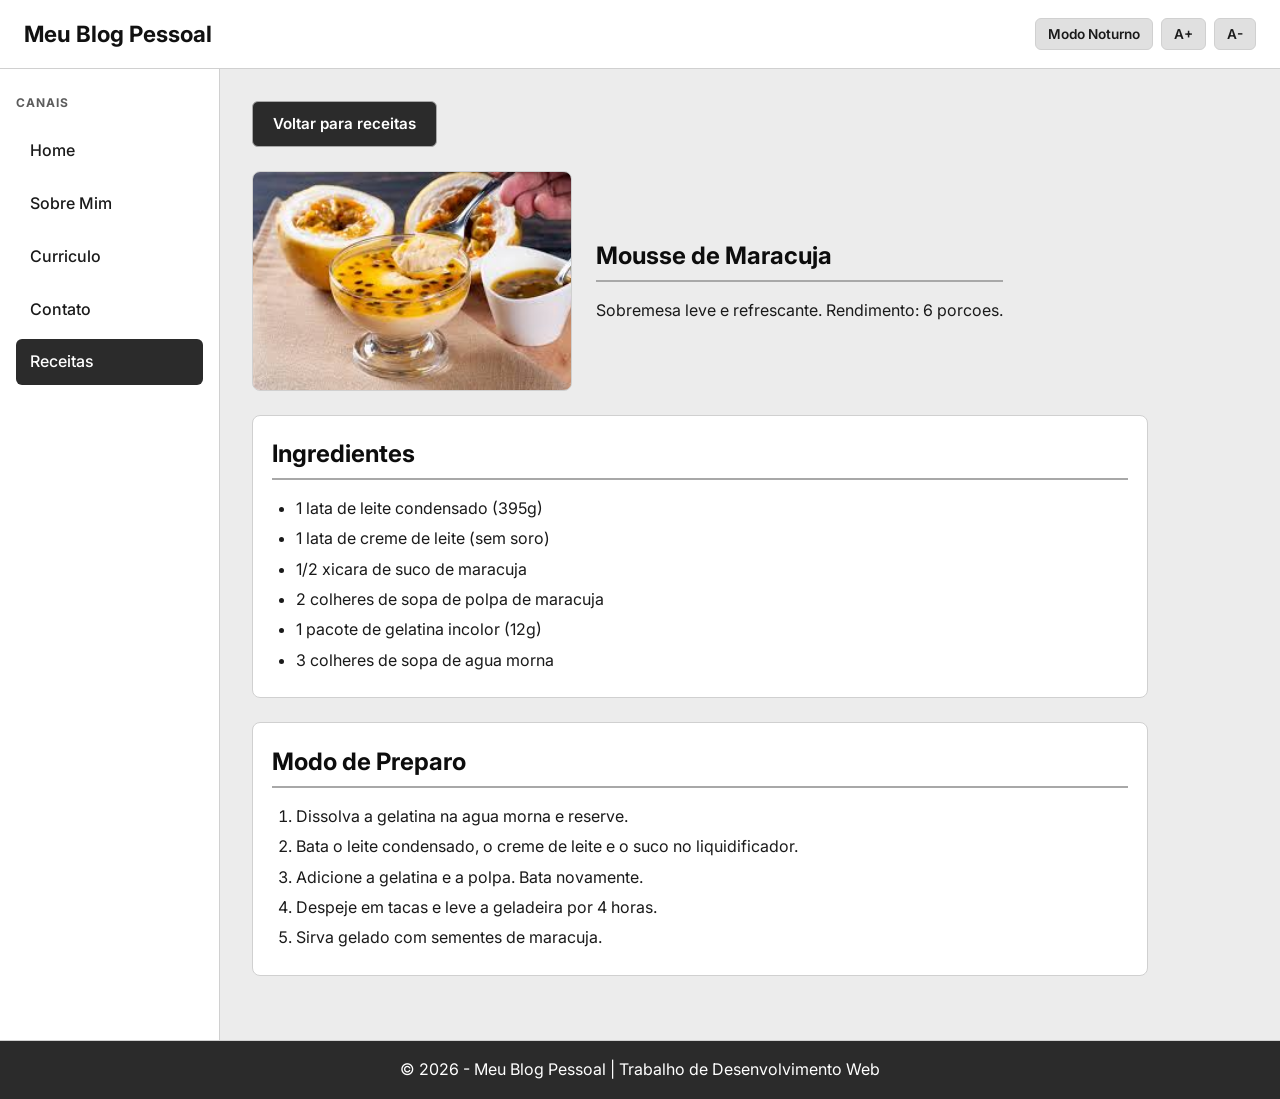
<file: mousse-maracuja.html>
<!DOCTYPE html>
<html lang="pt-BR">
<head>
    <meta charset="UTF-8">
    <meta name="viewport" content="width=device-width, initial-scale=1.0">
    <title>Meu Blog - Mousse de Maracuja</title>
    <link rel="preconnect" href="https://fonts.googleapis.com">
    <link rel="preconnect" href="https://fonts.gstatic.com" crossorigin>
    <link href="https://fonts.googleapis.com/css2?family=Inter:wght@400;600;700&display=swap" rel="stylesheet">
    <link rel="stylesheet" href="css/style.css">
</head>
<body>
    <header class="topo">
        <h1>Meu Blog Pessoal</h1>
        <div class="controles">
            <button id="btn-noturno" type="button">Modo Noturno</button>
            <button id="btn-aumentar" type="button">A+</button>
            <button id="btn-diminuir" type="button">A-</button>
        </div>
    </header>

    <div class="layout">
        <aside class="menu-lateral">
            <h2>Canais</h2>
            <nav>
                <ul>
                    <li><a href="index.html">Home</a></li>
                    <li><a href="about.html">Sobre Mim</a></li>
                    <li><a href="curriculum.html">Curriculo</a></li>
                    <li><a href="contact.html">Contato</a></li>
                    <li><a href="receitas.html" class="ativo">Receitas</a></li>
                </ul>
            </nav>
        </aside>

        <main class="conteudo">
            <section>
                <p class="nav-receita-voltar"><a href="receitas.html" class="link-voltar">Voltar para receitas</a></p>
                <article class="receita-detalhe">
                    <header class="receita-cabecalho">
                        <img class="receita-img" src="assets/mousse.jpg" alt="Mousse de maracuja em tacas">
                        <div>
                            <h2>Mousse de Maracuja</h2>
                            <p>Sobremesa leve e refrescante. Rendimento: 6 porcoes.</p>
                        </div>
                    </header>
                    <section class="ingredientes">
                        <h2>Ingredientes</h2>
                        <ul>
                            <li>1 lata de leite condensado (395g)</li>
                            <li>1 lata de creme de leite (sem soro)</li>
                            <li>1/2 xicara de suco de maracuja</li>
                            <li>2 colheres de sopa de polpa de maracuja</li>
                            <li>1 pacote de gelatina incolor (12g)</li>
                            <li>3 colheres de sopa de agua morna</li>
                        </ul>
                    </section>
                    <section class="preparo">
                        <h2>Modo de Preparo</h2>
                        <ol>
                            <li>Dissolva a gelatina na agua morna e reserve.</li>
                            <li>Bata o leite condensado, o creme de leite e o suco no liquidificador.</li>
                            <li>Adicione a gelatina e a polpa. Bata novamente.</li>
                            <li>Despeje em tacas e leve a geladeira por 4 horas.</li>
                            <li>Sirva gelado com sementes de maracuja.</li>
                        </ol>
                    </section>
                </article>
            </section>
        </main>
    </div>

    <footer>
        <p>&copy; 2026 - Meu Blog Pessoal | Trabalho de Desenvolvimento Web</p>
    </footer>

    <script src="js/script.js"></script>
</body>
</html>
</file>
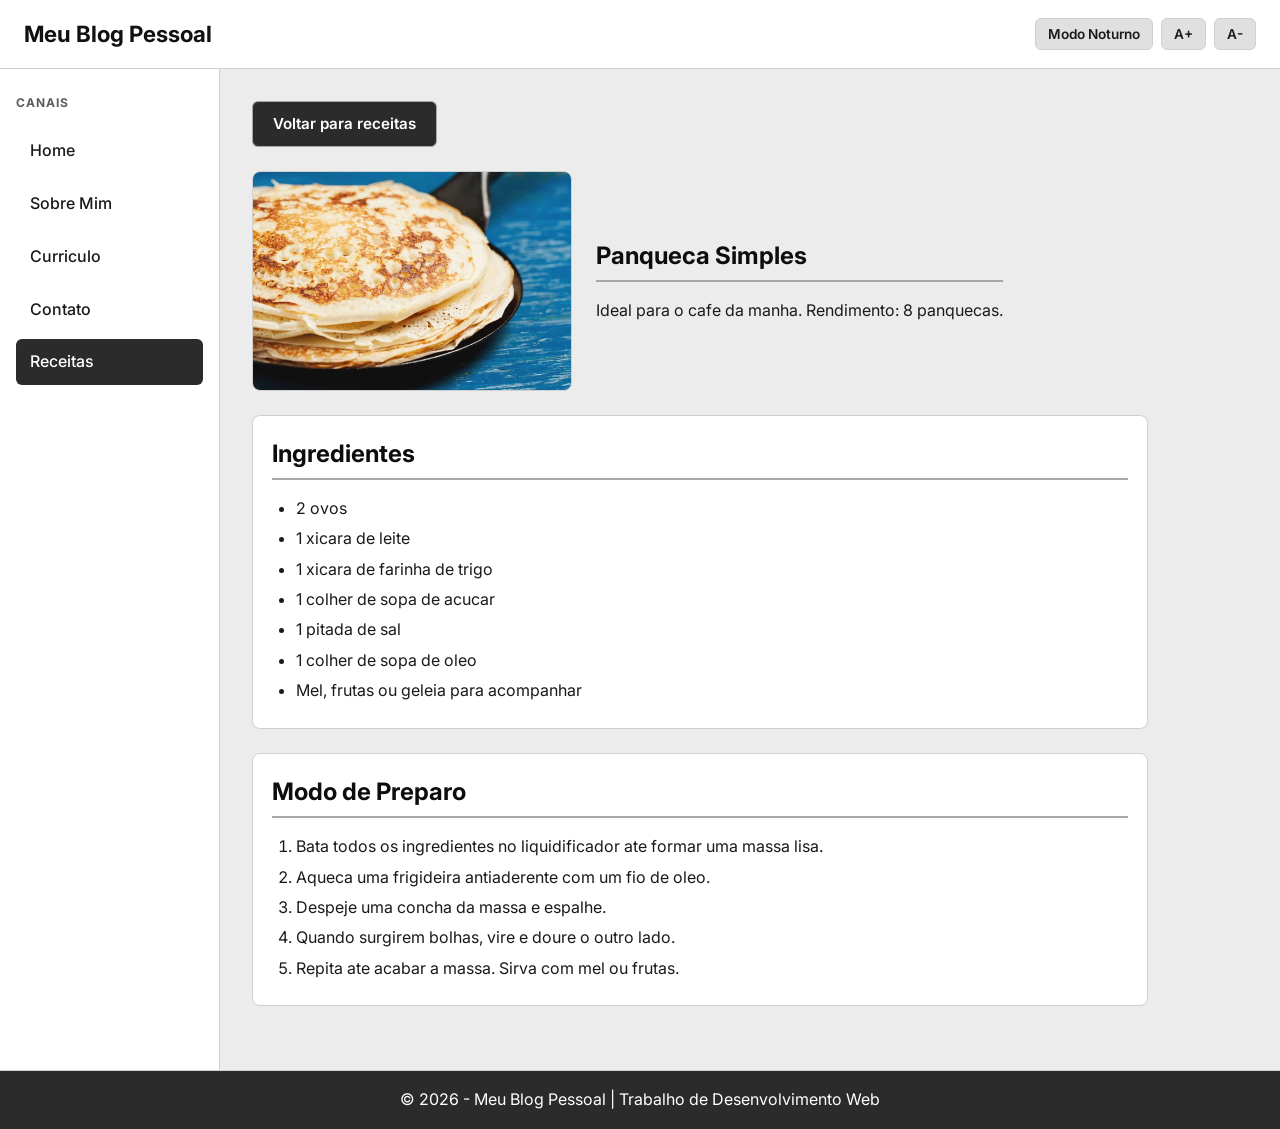
<file: panqueca-simples.html>
<!DOCTYPE html>
<html lang="pt-BR">
<head>
    <meta charset="UTF-8">
    <meta name="viewport" content="width=device-width, initial-scale=1.0">
    <title>Meu Blog - Panqueca Simples</title>
    <link rel="preconnect" href="https://fonts.googleapis.com">
    <link rel="preconnect" href="https://fonts.gstatic.com" crossorigin>
    <link href="https://fonts.googleapis.com/css2?family=Inter:wght@400;600;700&display=swap" rel="stylesheet">
    <link rel="stylesheet" href="css/style.css">
</head>
<body>
    <header class="topo">
        <h1>Meu Blog Pessoal</h1>
        <div class="controles">
            <button id="btn-noturno" type="button">Modo Noturno</button>
            <button id="btn-aumentar" type="button">A+</button>
            <button id="btn-diminuir" type="button">A-</button>
        </div>
    </header>

    <div class="layout">
        <aside class="menu-lateral">
            <h2>Canais</h2>
            <nav>
                <ul>
                    <li><a href="index.html">Home</a></li>
                    <li><a href="about.html">Sobre Mim</a></li>
                    <li><a href="curriculum.html">Curriculo</a></li>
                    <li><a href="contact.html">Contato</a></li>
                    <li><a href="receitas.html" class="ativo">Receitas</a></li>
                </ul>
            </nav>
        </aside>

        <main class="conteudo">
            <section>
                <p class="nav-receita-voltar"><a href="receitas.html" class="link-voltar">Voltar para receitas</a></p>
                <article class="receita-detalhe">
                    <header class="receita-cabecalho">
                        <img class="receita-img" src="assets/panqueca.jpg" alt="Panquecas empilhadas com mel">
                        <div>
                            <h2>Panqueca Simples</h2>
                            <p>Ideal para o cafe da manha. Rendimento: 8 panquecas.</p>
                        </div>
                    </header>
                    <section class="ingredientes">
                        <h2>Ingredientes</h2>
                        <ul>
                            <li>2 ovos</li>
                            <li>1 xicara de leite</li>
                            <li>1 xicara de farinha de trigo</li>
                            <li>1 colher de sopa de acucar</li>
                            <li>1 pitada de sal</li>
                            <li>1 colher de sopa de oleo</li>
                            <li>Mel, frutas ou geleia para acompanhar</li>
                        </ul>
                    </section>
                    <section class="preparo">
                        <h2>Modo de Preparo</h2>
                        <ol>
                            <li>Bata todos os ingredientes no liquidificador ate formar uma massa lisa.</li>
                            <li>Aqueca uma frigideira antiaderente com um fio de oleo.</li>
                            <li>Despeje uma concha da massa e espalhe.</li>
                            <li>Quando surgirem bolhas, vire e doure o outro lado.</li>
                            <li>Repita ate acabar a massa. Sirva com mel ou frutas.</li>
                        </ol>
                    </section>
                </article>
            </section>
        </main>
    </div>

    <footer>
        <p>&copy; 2026 - Meu Blog Pessoal | Trabalho de Desenvolvimento Web</p>
    </footer>

    <script src="js/script.js"></script>
</body>
</html>
</file>
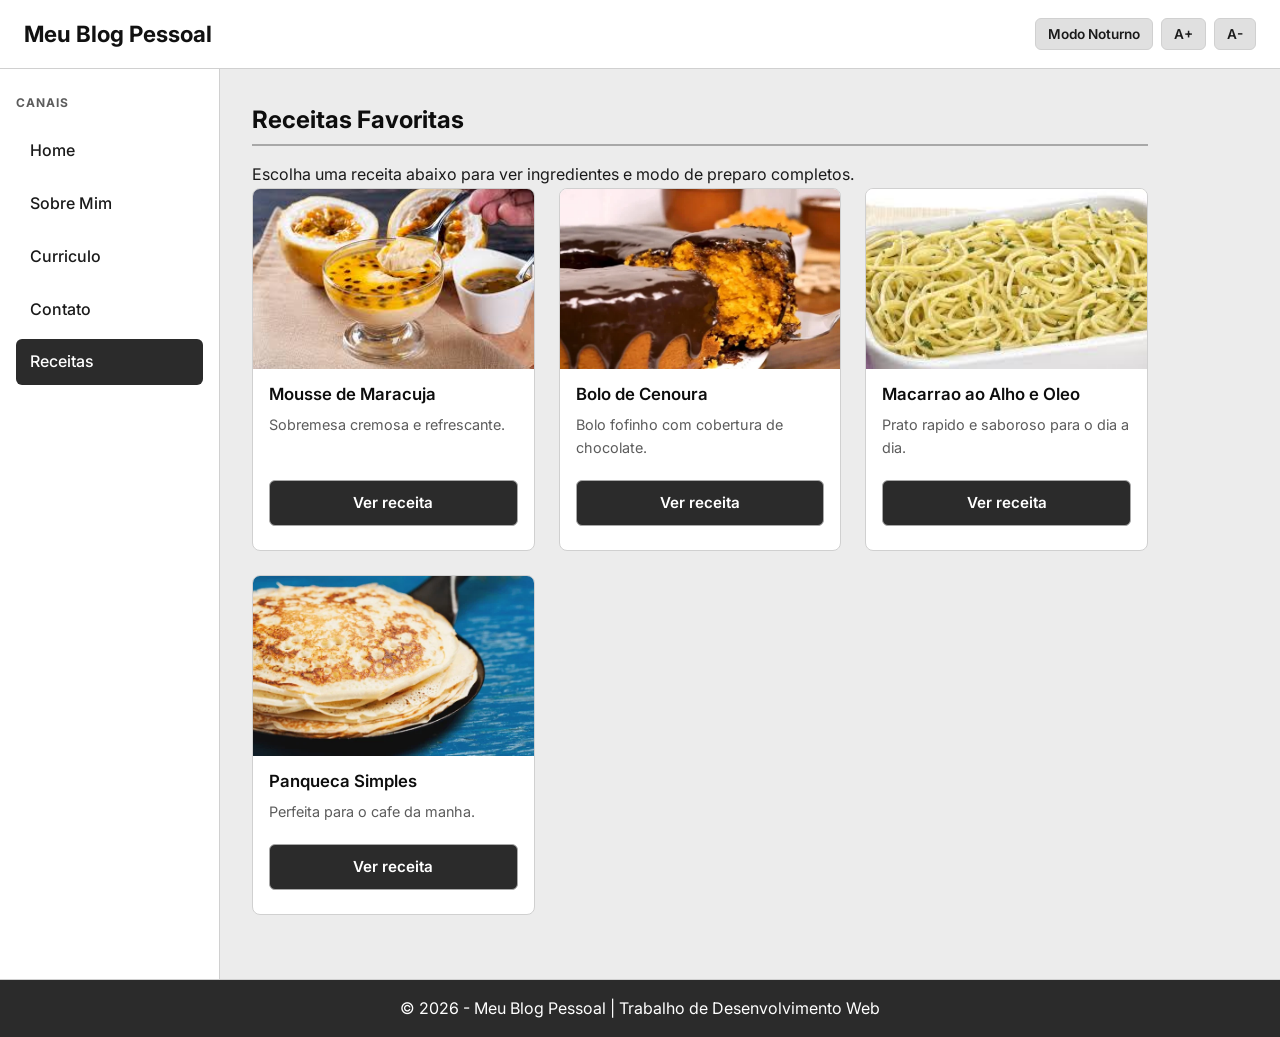
<file: receitas.html>
<!DOCTYPE html>
<html lang="pt-BR">
<head>
    <meta charset="UTF-8">
    <meta name="viewport" content="width=device-width, initial-scale=1.0">
    <title>Meu Blog - Receitas Favoritas</title>
    <link rel="preconnect" href="https://fonts.googleapis.com">
    <link rel="preconnect" href="https://fonts.gstatic.com" crossorigin>
    <link href="https://fonts.googleapis.com/css2?family=Inter:wght@400;600;700&display=swap" rel="stylesheet">
    <link rel="stylesheet" href="css/style.css">
</head>
<body>
    <header class="topo">
        <h1>Meu Blog Pessoal</h1>
        <div class="controles">
            <button id="btn-noturno" type="button">Modo Noturno</button>
            <button id="btn-aumentar" type="button">A+</button>
            <button id="btn-diminuir" type="button">A-</button>
        </div>
    </header>

    <div class="layout">
        <aside class="menu-lateral">
            <h2>Canais</h2>
            <nav>
                <ul>
                    <li><a href="index.html">Home</a></li>
                    <li><a href="about.html">Sobre Mim</a></li>
                    <li><a href="curriculum.html">Curriculo</a></li>
                    <li><a href="contact.html">Contato</a></li>
                    <li><a href="receitas.html" class="ativo">Receitas</a></li>
                </ul>
            </nav>
        </aside>

        <main class="conteudo">
            <section>
                <h2>Receitas Favoritas</h2>
                <p>Escolha uma receita abaixo para ver ingredientes e modo de preparo completos.</p>

                <div class="indice-receitas">
                    <article class="receita-card">
                        <a href="mousse-maracuja.html">
                            <img src="assets/mousse.jpg" alt="Mousse de maracuja em tacas">
                        </a>
                        <h3><a href="mousse-maracuja.html">Mousse de Maracuja</a></h3>
                        <p>Sobremesa cremosa e refrescante.</p>
                        <div class="receita-card-acao">
                            <a href="mousse-maracuja.html" class="link-receita">Ver receita</a>
                        </div>
                    </article>
                    <article class="receita-card">
                        <a href="bolo-cenoura.html">
                            <img src="assets/bolo_cenoura.png" alt="Fatia de bolo de cenoura com cobertura">
                        </a>
                        <h3><a href="bolo-cenoura.html">Bolo de Cenoura</a></h3>
                        <p>Bolo fofinho com cobertura de chocolate.</p>
                        <div class="receita-card-acao">
                            <a href="bolo-cenoura.html" class="link-receita">Ver receita</a>
                        </div>
                    </article>
                    <article class="receita-card">
                        <a href="macarrao-alho-oleo.html">
                            <img src="assets/massa.jpg" alt="Prato de macarrao ao alho e oleo">
                        </a>
                        <h3><a href="macarrao-alho-oleo.html">Macarrao ao Alho e Oleo</a></h3>
                        <p>Prato rapido e saboroso para o dia a dia.</p>
                        <div class="receita-card-acao">
                            <a href="macarrao-alho-oleo.html" class="link-receita">Ver receita</a>
                        </div>
                    </article>
                    <article class="receita-card">
                        <a href="panqueca-simples.html">
                            <img src="assets/panqueca.jpg" alt="Pilha de panquecas com mel">
                        </a>
                        <h3><a href="panqueca-simples.html">Panqueca Simples</a></h3>
                        <p>Perfeita para o cafe da manha.</p>
                        <div class="receita-card-acao">
                            <a href="panqueca-simples.html" class="link-receita">Ver receita</a>
                        </div>
                    </article>
                </div>
            </section>
        </main>
    </div>

    <footer>
        <p>&copy; 2026 - Meu Blog Pessoal | Trabalho de Desenvolvimento Web</p>
    </footer>

    <script src="js/script.js"></script>
</body>
</html>
</file>
<file: css/style.css>
/* Reset basico */
* {
    margin: 0;
    padding: 0;
    box-sizing: border-box;
}

:root {
    /* Modo claro — branco e cinzas */
    --cor-fundo: #ececec;
    --cor-superficie: #ffffff;
    --cor-superficie-alt: #f5f5f5;
    --cor-texto: #1a1a1a;
    --cor-texto-suave: #5c5c5c;
    --cor-titulo: #0d0d0d;
    --cor-borda: #d0d0d0;
    --cor-borda-forte: #a8a8a8;
    --cor-destaque: #8a8a8a;
    --cor-topo: #ffffff;
    --cor-topo-texto: #111111;
    --cor-botao: #e0e0e0;
    --cor-botao-texto: #1a1a1a;
    --cor-ativo: #2b2b2b;
    --cor-ativo-texto: #ffffff;
    --cor-invertido-texto: #ffffff;
    --cor-erro: #6b6b6b;
    --cor-sucesso-fundo: #e8e8e8;
    --cor-sucesso-texto: #2b2b2b;

    /* aliases usados no resto do CSS */
    --cor-primaria: var(--cor-titulo);
    --cor-secundaria: var(--cor-superficie-alt);
    --cor-menu: var(--cor-superficie);
    --tamanho-fonte: 16px;
}

body {
    font-family: "Inter", sans-serif;
    font-size: var(--tamanho-fonte);
    background-color: var(--cor-fundo);
    color: var(--cor-texto);
    line-height: 1.6;
    min-height: 100vh;
}

body.modo-noturno {
    /* Modo escuro — preto e cinzas */
    --cor-fundo: #0a0a0a;
    --cor-superficie: #141414;
    --cor-superficie-alt: #1e1e1e;
    --cor-texto: #e8e8e8;
    --cor-texto-suave: #9a9a9a;
    --cor-titulo: #f5f5f5;
    --cor-borda: #2e2e2e;
    --cor-borda-forte: #454545;
    --cor-destaque: #6b6b6b;
    --cor-topo: #0a0a0a;
    --cor-topo-texto: #f0f0f0;
    --cor-botao: #2a2a2a;
    --cor-botao-texto: #e8e8e8;
    --cor-ativo: #d4d4d4;
    --cor-ativo-texto: #0a0a0a;
    --cor-invertido-texto: #0a0a0a;
    --cor-erro: #b0b0b0;
    --cor-sucesso-fundo: #1e1e1e;
    --cor-sucesso-texto: #d4d4d4;

    --cor-primaria: var(--cor-titulo);
    --cor-secundaria: var(--cor-superficie-alt);
    --cor-menu: var(--cor-superficie);
}

/* Topo com botoes no canto direito */
.topo {
    background-color: var(--cor-topo);
    color: var(--cor-topo-texto);
    padding: 1rem 1.5rem;
    display: flex;
    justify-content: space-between;
    align-items: center;
    position: sticky;
    top: 0;
    z-index: 100;
    border-bottom: 1px solid var(--cor-borda);
}

.topo h1 {
    font-size: 1.4rem;
    font-weight: 700;
}

.controles {
    display: flex;
    gap: 0.5rem;
    flex-wrap: wrap;
    justify-content: flex-end;
}

.controles button {
    padding: 0.45rem 0.75rem;
    border: 1px solid var(--cor-borda);
    border-radius: 6px;
    background-color: var(--cor-botao);
    color: var(--cor-botao-texto);
    cursor: pointer;
    font-family: inherit;
    font-size: 0.85rem;
    font-weight: 600;
    transition: background-color 0.2s, border-color 0.2s;
}

.controles button:hover {
    background-color: var(--cor-superficie-alt);
    border-color: var(--cor-borda-forte);
}

/* Layout: menu lateral + conteudo */
.layout {
    display: flex;
    min-height: calc(100vh - 130px);
}

.menu-lateral {
    width: 220px;
    min-width: 220px;
    background-color: var(--cor-menu);
    border-right: 1px solid var(--cor-borda);
    padding: 1.5rem 1rem;
}

.menu-lateral h2 {
    font-size: 0.75rem;
    text-transform: uppercase;
    letter-spacing: 0.08em;
    color: var(--cor-texto-suave);
    margin-bottom: 1rem;
    border: none;
    padding: 0;
}

.menu-lateral nav ul {
    list-style: none;
}

.menu-lateral nav li {
    margin-bottom: 0.4rem;
}

.menu-lateral nav a {
    display: block;
    padding: 0.65rem 0.9rem;
    color: var(--cor-texto);
    text-decoration: none;
    border-radius: 6px;
    font-weight: 500;
    transition: background-color 0.2s;
}

.menu-lateral nav a:hover {
    background-color: var(--cor-superficie-alt);
}

.menu-lateral nav a.ativo {
    background-color: var(--cor-ativo);
    color: var(--cor-ativo-texto);
}

.conteudo {
    flex: 1;
    padding: 2rem;
    max-width: 960px;
}

section {
    margin-bottom: 2rem;
}

h2 {
    color: var(--cor-titulo);
    margin-bottom: 1rem;
    border-bottom: 2px solid var(--cor-borda-forte);
    padding-bottom: 0.3rem;
    font-weight: 700;
}

h3 {
    color: var(--cor-titulo);
    margin: 1rem 0 0.5rem;
    font-weight: 600;
}

h4 {
    color: var(--cor-titulo);
    margin-bottom: 0.5rem;
    font-weight: 600;
}

/* Cards de postagens */
.postagens {
    display: grid;
    grid-template-columns: repeat(auto-fit, minmax(250px, 1fr));
    gap: 1rem;
}

.card {
    background-color: var(--cor-superficie);
    padding: 1rem;
    border-radius: 8px;
    border: 1px solid var(--cor-borda);
    border-left: 4px solid var(--cor-borda-forte);
}

.card h3 {
    margin-top: 0;
}

.card a:not(.link-receita) {
    color: var(--cor-texto);
    font-weight: 600;
}

.card a:not(.link-receita):hover {
    color: var(--cor-texto-suave);
}

/* Pagina sobre */
.sobre-container {
    display: flex;
    flex-wrap: wrap;
    gap: 2rem;
    align-items: flex-start;
}

.sobre-texto {
    flex: 2;
    min-width: 250px;
}

.sobre-foto {
    flex: 1;
    min-width: 180px;
    text-align: center;
}

.sobre-foto img {
    width: 180px;
    height: 180px;
    object-fit: cover;
    border-radius: 50%;
    border: 4px solid var(--cor-borda-forte);
}

.sobre-foto figcaption {
    margin-top: 0.8rem;
    font-style: italic;
    color: var(--cor-texto-suave);
}

/* Tabelas e listas do curriculo */
table {
    width: 100%;
    border-collapse: collapse;
    margin: 1rem 0;
}

th, td {
    border: 1px solid var(--cor-borda);
    padding: 0.6rem;
    text-align: left;
}

th {
    background-color: var(--cor-ativo);
    color: var(--cor-ativo-texto);
}

tr:nth-child(even) {
    background-color: var(--cor-superficie-alt);
}

.curriculo-lista {
    margin-left: 1.5rem;
    margin-bottom: 1.5rem;
}

.curriculo-lista li {
    margin-bottom: 0.4rem;
}

.curriculo-lista ul {
    margin-top: 0.5rem;
    margin-left: 1.25rem;
    list-style-type: disc;
}

.curriculo-lista > li {
    margin-bottom: 1.25rem;
}

.curriculo-contato {
    list-style-type: none;
    margin-left: 0;
}

/* Formulario de contato */
form {
    display: flex;
    flex-direction: column;
    gap: 1rem;
    max-width: 500px;
}

label {
    font-weight: 600;
}

input, textarea, select {
    padding: 0.6rem;
    border: 1px solid var(--cor-borda);
    border-radius: 6px;
    font-family: inherit;
    font-size: 1rem;
    background-color: var(--cor-superficie);
    color: var(--cor-texto);
}

input:focus, textarea:focus, select:focus {
    outline: none;
    border-color: var(--cor-borda-forte);
}

textarea {
    min-height: 120px;
    resize: vertical;
}

button[type="submit"] {
    padding: 0.7rem 1.5rem;
    background-color: var(--cor-ativo);
    color: var(--cor-ativo-texto);
    border: 1px solid var(--cor-borda);
    border-radius: 6px;
    cursor: pointer;
    font-size: 1rem;
    font-family: inherit;
    font-weight: 600;
    align-self: flex-start;
    transition: opacity 0.2s;
}

button[type="submit"]:hover {
    opacity: 0.85;
}

.erro {
    color: var(--cor-erro);
    font-size: 0.85rem;
    display: none;
}

.erro.visivel {
    display: block;
}

.mensagem-sucesso {
    background-color: var(--cor-sucesso-fundo);
    color: var(--cor-sucesso-texto);
    padding: 1rem;
    border-radius: 6px;
    border: 1px solid var(--cor-borda);
    display: none;
    margin-top: 1rem;
}

.mensagem-sucesso.visivel {
    display: block;
}

/* Indice de receitas com imagens */
.indice-receitas {
    display: grid;
    grid-template-columns: repeat(auto-fit, minmax(220px, 1fr));
    gap: 1.5rem;
}

.indice-receitas-home {
    grid-template-columns: repeat(3, minmax(0, 1fr));
}

.ver-todas-receitas {
    margin-top: 1.5rem;
    text-align: center;
}

.receita-card {
    background-color: var(--cor-superficie);
    border: 1px solid var(--cor-borda);
    border-radius: 8px;
    display: flex;
    flex-direction: column;
    min-width: 0;
}

.receita-card > a:first-of-type {
    overflow: hidden;
    border-radius: 7px 7px 0 0;
    flex-shrink: 0;
}

.receita-card img {
    width: 100%;
    height: 180px;
    object-fit: cover;
    display: block;
}

.receita-card h3 {
    margin: 0.8rem 1rem 0.3rem;
    font-size: 1.05rem;
}

.receita-card p {
    margin: 0 1rem 0.8rem;
    color: var(--cor-texto-suave);
    font-size: 0.9rem;
    flex: 1;
}

.receita-card-acao {
    padding: 0.5rem 1rem 1.5rem;
    margin-top: auto;
    text-align: center;
    flex-shrink: 0;
}

.link-receita,
.link-voltar {
    display: inline-block;
    text-decoration: none;
    padding: 0.7rem 1.25rem;
    border: 1px solid var(--cor-borda-forte);
    border-radius: 6px;
    background-color: var(--cor-ativo);
    color: var(--cor-ativo-texto);
    font-weight: 600;
    font-size: 0.95rem;
    font-family: inherit;
    line-height: 1.4;
    transition: background-color 0.2s, color 0.2s, border-color 0.2s, opacity 0.2s;
}

.link-receita:hover,
.link-voltar:hover {
    background-color: var(--cor-superficie-alt);
    color: var(--cor-titulo);
    border-color: var(--cor-borda-forte);
}

.link-receita:focus-visible,
.link-voltar:focus-visible {
    outline: 2px solid var(--cor-borda-forte);
    outline-offset: 2px;
}

.receita-card .link-receita {
    display: block;
    width: 100%;
    text-align: center;
    box-sizing: border-box;
}

.nav-receita-voltar {
    margin-bottom: 1.5rem;
}

.receita-card > a {
    display: block;
}

.receita-card h3 a {
    color: var(--cor-titulo);
    text-decoration: none;
}

.receita-card h3 a:hover {
    text-decoration: underline;
}

/* Detalhe da receita */
.receita-cabecalho {
    display: flex;
    flex-wrap: wrap;
    gap: 1.5rem;
    align-items: center;
    margin-bottom: 1.5rem;
}

.receita-img {
    width: 100%;
    max-width: 320px;
    height: 220px;
    object-fit: cover;
    border-radius: 8px;
    border: 1px solid var(--cor-borda);
}

.receita-cabecalho h2,
.receita-cabecalho h3 {
    margin-top: 0;
}

/* Lista de receitas */
.lista-receitas {
    list-style: none;
}

.lista-receitas li {
    background-color: var(--cor-superficie);
    padding: 1rem;
    margin-bottom: 0.8rem;
    border-radius: 6px;
    border: 1px solid var(--cor-borda);
}

/* Pagina da receita */
.ingredientes, .preparo {
    background-color: var(--cor-superficie);
    padding: 1.2rem;
    border-radius: 8px;
    margin-bottom: 1.5rem;
    border: 1px solid var(--cor-borda);
}

.ingredientes ul, .preparo ol {
    margin-left: 1.5rem;
    margin-top: 0.5rem;
}

.ingredientes li, .preparo li {
    margin-bottom: 0.3rem;
}

/* Rodape */
footer {
    background-color: var(--cor-ativo);
    color: var(--cor-ativo-texto);
    text-align: center;
    padding: 1rem;
    border-top: 1px solid var(--cor-borda);
}

/* Responsivo */
@media (max-width: 700px) {
    .layout {
        flex-direction: column;
    }

    .menu-lateral {
        width: 100%;
        min-width: unset;
        border-right: none;
        border-bottom: 1px solid var(--cor-borda);
    }

    .menu-lateral nav ul {
        display: flex;
        flex-wrap: wrap;
        gap: 0.3rem;
    }

    .menu-lateral nav li {
        margin-bottom: 0;
    }

    .conteudo {
        padding: 1.2rem;
    }

    .topo {
        flex-direction: column;
        align-items: flex-start;
        gap: 0.8rem;
    }

    .controles {
        width: 100%;
        justify-content: flex-end;
    }

    .indice-receitas-home {
        grid-template-columns: 1fr;
    }
}
</file>
